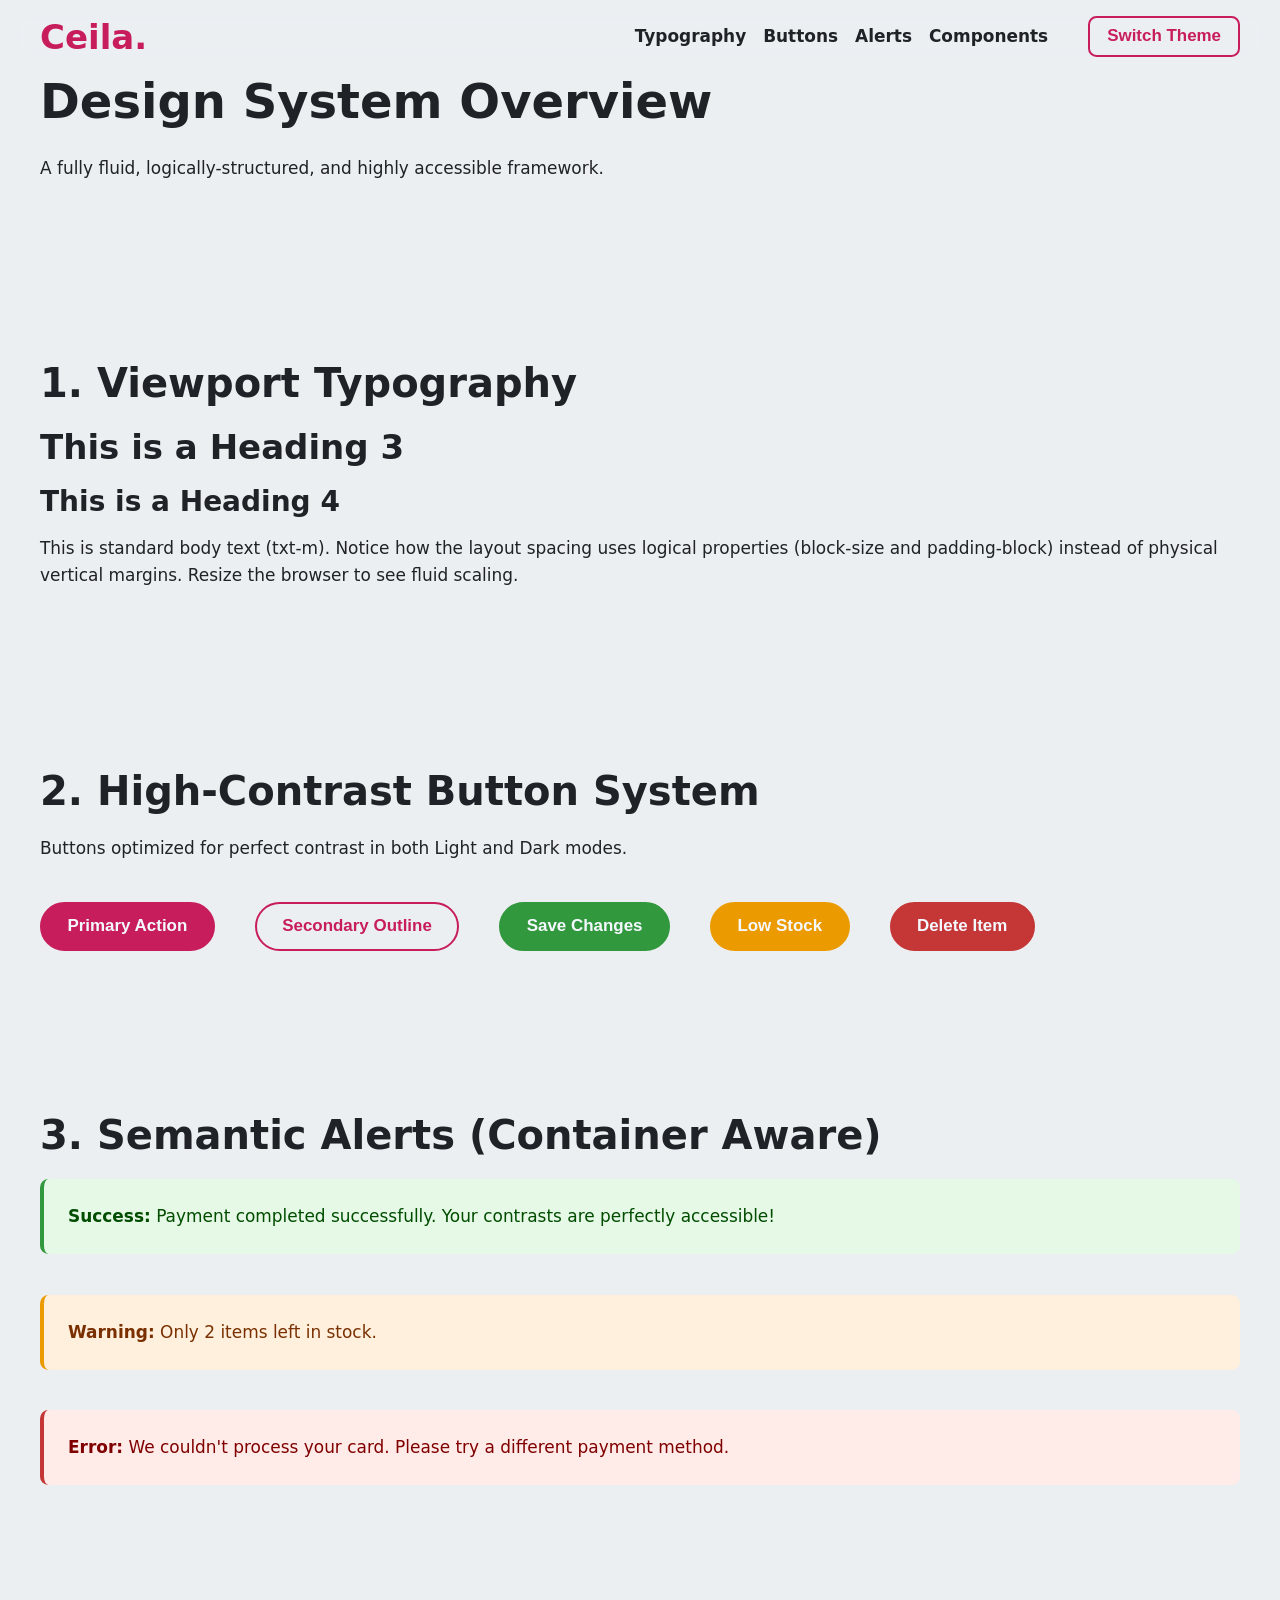
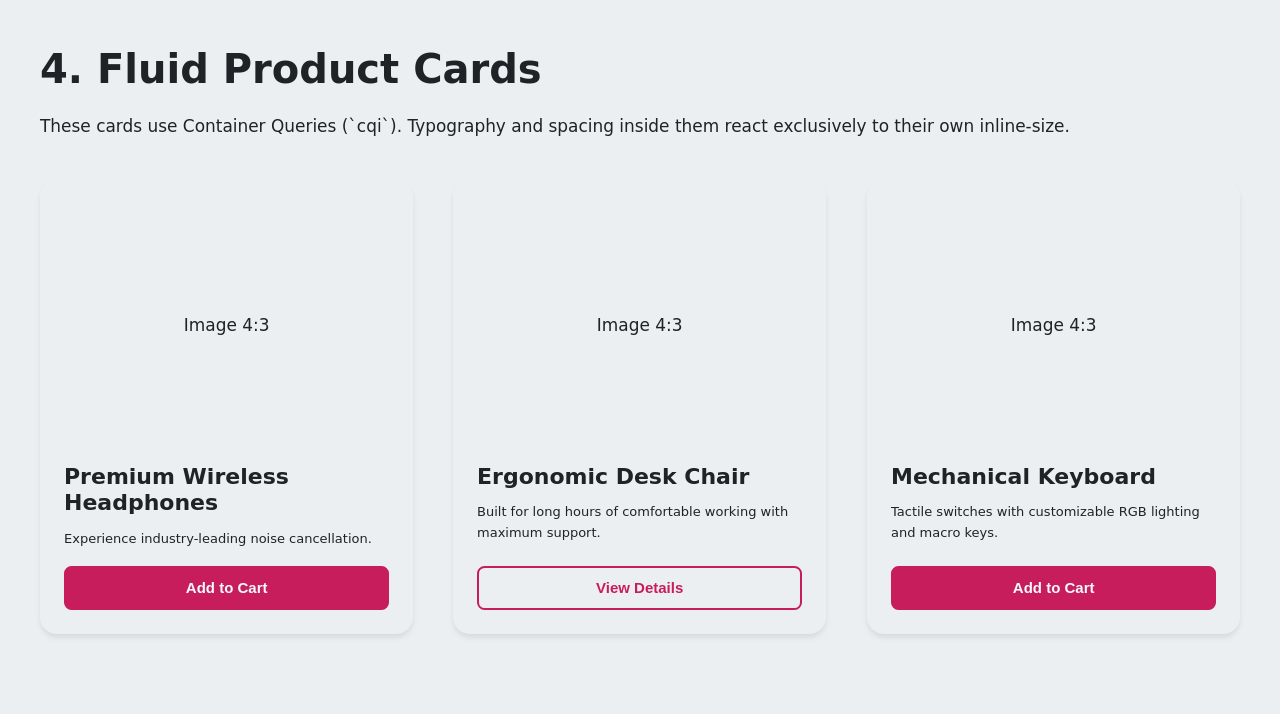
<file: ceila_design_system.html>
<!DOCTYPE html>
<html lang="en">
<head>
  <meta charset="UTF-8">
  <meta name="viewport" content="width=device-width, initial-scale=1.0">
  <title>Ceila Design System Styleguide</title>
  <style>
    /* ========================================================= */
    /* 1. Base Variables (Ceila Design System)
    /* ========================================================= */
    :root {
      color-scheme: light dark;

      /* --- Colors --- */
      --clr-txt: light-dark(oklch(0.25 0.01 260), oklch(0.95 0.005 260));
      --clr-txt--muted: light-dark(oklch(from var(--clr-txt) calc(l + 0.15) c h), oklch(from var(--clr-txt) calc(l - 0.1) c h));
      --clr-bg-base: light-dark(oklch(0.95 0.005 260), oklch(0.15 0.01 260));
      --clr-surface: oklch(from var(--clr-bg-base) calc(l + 0.05) c h);

      --clr-primary: oklch(54.485% 0.20346 6.754);
      --clr-primary-hover: oklch(from var(--clr-primary) calc(l + 0.1) c h);
      --clr-primary-text: oklch(98% 0.01 260);

      --clr-success: oklch(60% 0.16 145);
      --clr-warning: oklch(75% 0.17 75);
      --clr-error: oklch(55% 0.18 25);
      --clr-info: oklch(60% 0.16 260);

      --clr-success-bg: light-dark(oklch(from var(--clr-success) 0.96 0.03 h), oklch(from var(--clr-success) 0.20 0.04 h));
      --clr-warning-bg: light-dark(oklch(from var(--clr-warning) 0.96 0.03 h), oklch(from var(--clr-warning) 0.20 0.04 h));
      --clr-error-bg: light-dark(oklch(from var(--clr-error) 0.96 0.03 h), oklch(from var(--clr-error) 0.20 0.04 h));
      --clr-info-bg: light-dark(oklch(from var(--clr-info) 0.96 0.03 h), oklch(from var(--clr-info) 0.20 0.04 h));

      --clr-success-text: light-dark(oklch(from var(--clr-success) 0.35 c h), oklch(from var(--clr-success) 0.85 c h));
      --clr-warning-text: light-dark(oklch(from var(--clr-warning) 0.40 c h), oklch(from var(--clr-warning) 0.85 c h));
      --clr-error-text: light-dark(oklch(from var(--clr-error) 0.35 c h), oklch(from var(--clr-error) 0.85 c h));
      --clr-info-text: light-dark(oklch(from var(--clr-info) 0.35 c h), oklch(from var(--clr-info) 0.85 c h));

      /* --- Viewport Typography (vw) --- */
      --txt-xs: clamp(0.75rem, 0.24vw + 0.7rem, 0.875rem);
      --txt-s:  clamp(0.8125rem, 0.24vw + 0.76rem, 0.9375rem);
      --txt-m:  clamp(0.9375rem, 0.23vw + 0.88rem, 1.06rem);
      --txt-l:  clamp(1.0625rem, 0.36vw + 0.98rem, 1.25rem);
      --txt-xl: clamp(1.2rem, 0.57vw + 1.07rem, 1.5rem);
      --h6: clamp(1.0625rem, 0.36vw + 0.98rem, 1.25rem);
      --h5: clamp(1.2rem, 0.57vw + 1.07rem, 1.5rem);
      --h4: clamp(1.375rem, 0.71vw + 1.21rem, 1.75rem);
      --h3: clamp(1.5625rem, 1.07vw + 1.32rem, 2.125rem);
      --h2: clamp(1.75rem, 1.43vw + 1.43rem, 2.5rem);
      --h1: clamp(2rem, 1.9vw + 1.57rem, 3rem);

      /* --- Container Typography (cqi) --- */
      --co-txt-xs: clamp(0.75rem, 0.24cqi + 0.7rem, 0.875rem);
      --co-txt-s:  clamp(0.8125rem, 0.24cqi + 0.76rem, 0.9375rem);
      --co-txt-m:  clamp(0.9375rem, 0.23cqi + 0.88rem, 1.06rem);
      --co-txt-l:  clamp(1.0625rem, 0.36cqi + 0.98rem, 1.25rem);
      --co-txt-xl: clamp(1.2rem, 0.57cqi + 1.07rem, 1.5rem);
      --co-h6: clamp(1.0625rem, 0.36cqi + 0.98rem, 1.25rem);
      --co-h5: clamp(1.2rem, 0.57cqi + 1.07rem, 1.5rem);
      --co-h4: clamp(1.375rem, 0.71cqi + 1.21rem, 1.75rem);
      --co-h3: clamp(1.5625rem, 1.07cqi + 1.32rem, 2.125rem);
      --co-h2: clamp(1.75rem, 1.43cqi + 1.43rem, 2.5rem);
      --co-h1: clamp(2rem, 1.9cqi + 1.57rem, 3rem);

      /* --- Viewport Spacing (vw) --- */
      --padding-inline-xs: clamp(0.5rem, 0.95vw + 0.29rem, 1rem);
      --padding-inline-m: clamp(1rem, 1.9vw + 0.57rem, 2rem);
      --padding-block-s: clamp(2rem, 1.9vw + 1.57rem, 3rem);
      --padding-block-m: clamp(3rem, 3.81vw + 2.15rem, 5rem);
      --gap-m: clamp(1.5rem, 1.9vw + 1.07rem, 2.5rem);

      /* --- Container Spacing (cqi) --- */
      --co-padding-inline-m: clamp(1rem, 0.95cqi + 0.79rem, 1.5rem);
      --co-padding-block-m: clamp(1rem, 0.95cqi + 0.79rem, 1.5rem);
      --co-gap-s: clamp(0.5rem, 0.48cqi + 0.39rem, 0.75rem);
      --co-gap-m: clamp(0.75rem, 0.48cqi + 0.64rem, 1rem);
      --co-spacing-m: clamp(0.75rem, 0.95cqi + 0.54rem, 1.25rem);

      /* --- Radius System (em) --- */
      --radius-s: 0.25em;
      --radius-m: 0.5em;
      --radius-l: 1em;
      --radius-pill: 100em;
    }

    /* ========================================================= */
    /* 2. Global Resets & Layout
    /* ========================================================= */
    body {
      background-color: var(--clr-bg-base);
      color: var(--clr-txt);
      font-family: system-ui, -apple-system, sans-serif;
      font-size: var(--txt-m);
      margin-block: 0;
      margin-inline: 0;
      line-height: 1.6;
      /* Smooth scrolling for anchor links */
      scroll-behavior: smooth;
    }

    h1, h2, h3, h4 { margin-block-start: 0; margin-block-end: 0.5em; line-height: 1.2; }
    h1 { font-size: var(--h1); }
    h2 { font-size: var(--h2); }
    h3 { font-size: var(--h3); }
    h4 { font-size: var(--h4); }

    .container {
      max-inline-size: 75rem;
      margin-inline: auto;
      padding-inline: var(--padding-inline-m);
    }

    .section {
      padding-block: var(--padding-block-m);
      /* Offset for sticky header so anchor links don't hide under nav */
      scroll-margin-block-start: 5rem;
    }

    .grid-layout {
      display: grid;
      grid-template-columns: repeat(auto-fit, minmax(min(100%, 20rem), 1fr));
      gap: var(--gap-m);
    }

    .flex-group { display: flex; flex-wrap: wrap; gap: var(--gap-m); }
    .flex-column { display: flex; flex-direction: column; gap: var(--gap-m); }

    /* ========================================================= */
    /* 3. Navigation Component
    /* ========================================================= */
    .main-header {
      position: sticky;
      inset-block-start: 0;
      z-index: 1000;
      /* Glassmorphism effect using modern color-mix */
      background-color: color-mix(in oklch, var(--clr-bg-base) 85%, transparent);
      backdrop-filter: blur(12px);
      border-block-end: 1px solid var(--clr-surface);
      padding-block: var(--padding-inline-xs);
    }

    .nav-container {
      display: flex;
      align-items: center;
      justify-content: space-between;
      flex-wrap: wrap;
      gap: var(--gap-m);
    }

    .brand-logo {
      font-size: var(--h3);
      font-weight: 800;
      color: var(--clr-primary);
      text-decoration: none;
      line-height: 1;
    }

    .main-nav {
      /* Pushes nav to the right alongside theme toggle */
      margin-inline-start: auto;
    }

    .nav-list {
      display: flex;
      gap: 1em;
      list-style: none;
      padding-inline: 0;
      margin-block: 0;
    }

    .nav-link {
      color: var(--clr-txt--muted);
      text-decoration: none;
      font-weight: 600;
      transition: color 0.3s ease;
      font-size: var(--co-txt-m);
    }

    .nav-link:hover, .nav-link:focus-visible {
      color: var(--clr-primary);
    }

    @media (max-width: 600px) {
      .main-nav { display: none; }
    }

    /* ========================================================= */
    /* 4. Button Component System
    /* ========================================================= */
    .btn {
      --btn-bg: var(--clr-primary);
      --btn-bg-hover: var(--clr-primary-hover);
      --btn-text: var(--clr-primary-text);
      --btn-border: var(--btn-bg);
      --btn-padding-inline: 1.5em;
      --btn-padding-block: 0.75em;
      --btn-radius: var(--radius-pill);

      display: inline-flex;
      align-items: center;
      justify-content: center;
      gap: 0.5em;

      font-size: var(--co-txt-m);
      font-weight: 600;
      line-height: 1.2;
      text-decoration: none;

      padding-block: var(--btn-padding-block);
      padding-inline: var(--btn-padding-inline);
      border-radius: var(--btn-radius);
      background-color: var(--btn-bg);
      color: var(--btn-text);
      border: 2px solid var(--btn-border);
      cursor: pointer;
      transition: all 0.3s cubic-bezier(0.25, 1, 0.5, 1);
      user-select: none;
    }

    @media (hover: hover) {
      .btn:hover {
        background-color: var(--btn-bg-hover);
        border-color: var(--btn-bg-hover);
        transform: scale(1.03);
      }
    }
    .btn:active { transform: scale(0.95); }
    .btn:focus-visible { outline: 2px solid var(--btn-bg); outline-offset: 4px; }

    /* Modifiers */
    .btn-success {
      --btn-bg: var(--clr-success);
      --btn-bg-hover: oklch(from var(--clr-success) calc(l + 0.04) c h);
    }
    .btn-warning {
      --btn-bg: var(--clr-warning);
      --btn-bg-hover: oklch(from var(--clr-warning) calc(l + 0.04) c h);
    }
    .btn-error {
      --btn-bg: var(--clr-error);
      --btn-bg-hover: oklch(from var(--clr-error) calc(l + 0.04) c h);
    }

    .btn-outline {
      /* Reduced the lightness bump to +0.12 to prevent it from looking pink */
      --outline-color: light-dark(var(--btn-bg), oklch(from var(--btn-bg) calc(l + 0.12) c h));
      --btn-text: var(--outline-color);
      --btn-border: var(--outline-color);
      --btn-bg-hover: var(--btn-bg);
      --btn-text-hover: var(--clr-primary-text);
      background-color: transparent;
    }

    @media (hover: hover) {
      .btn.btn-outline:hover {
        background-color: var(--btn-bg-hover);
        color: var(--btn-text-hover);
      }
    }

    .btn-sm {
      --btn-padding-inline: 1em;
      --btn-padding-block: 0.5em;
      --btn-radius: var(--radius-m);
    }

    /* ========================================================= */
    /* 5. Container Components (Alerts & Product Cards)
    /* ========================================================= */
    .alert {
      container-type: inline-size;
      padding-block: var(--co-padding-block-m);
      padding-inline: var(--co-padding-inline-m);
      border-radius: var(--radius-m);
      font-size: var(--co-txt-m);
      border-inline-start: 4px solid var(--alert-border-color);
    }
    .alert-success { --alert-border-color: var(--clr-success); background-color: var(--clr-success-bg); color: var(--clr-success-text); }
    .alert-warning { --alert-border-color: var(--clr-warning); background-color: var(--clr-warning-bg); color: var(--clr-warning-text); }
    .alert-error { --alert-border-color: var(--clr-error); background-color: var(--clr-error-bg); color: var(--clr-error-text); }

    .product-card {
      container-type: inline-size;
      background-color: var(--clr-surface);
      padding-block: var(--co-padding-block-m);
      padding-inline: var(--co-padding-inline-m);
      border-radius: var(--radius-l);
      display: flex;
      flex-direction: column;
      gap: var(--co-gap-m);
      box-shadow: 0 4px 6px -1px rgb(0 0 0 / 0.1);
    }

    .product-image-placeholder {
      background-color: var(--clr-bg-base);
      inline-size: 100%;
      aspect-ratio: 4 / 3;
      border-radius: var(--radius-m);
      display: flex;
      align-items: center;
      justify-content: center;
      color: var(--clr-txt--muted);
    }

    .product-card h4 { font-size: var(--co-h4); margin-block-end: var(--co-spacing-m); }
    .product-card p { font-size: var(--co-txt-s); color: var(--clr-txt--muted); margin-block: 0; }
    .product-image-placeholder { background-color: var(--clr-bg-base); inline-size: 100%; aspect-ratio: 4 / 3; border-radius: var(--radius-m); }

    .push-to-end { margin-block-start: auto; }
    .custom-radius-m { --btn-radius: var(--radius-m); }
  </style>
</head>
<body>

  <!-- Sticky Navigation Bar -->
  <header class="main-header">
    <div class="container nav-container">
      <a href="#" class="brand-logo" aria-label="Ceila Home">Ceila.</a>

      <nav class="main-nav" aria-label="Main Navigation">
        <ul class="nav-list">
          <li><a href="#typography" class="nav-link">Typography</a></li>
          <li><a href="#buttons" class="nav-link">Buttons</a></li>
          <li><a href="#alerts" class="nav-link">Alerts</a></li>
          <li><a href="#cards" class="nav-link">Components</a></li>
        </ul>
      </nav>

      <button id="themeToggle" class="btn btn-outline btn-sm" aria-label="Toggle dark mode">
        Switch Theme
      </button>
    </div>
  </header>

  <!-- Main Content Area -->
  <main class="container">

    <!-- Header Hero Area -->
    <header class="section" style="padding-block-start: var(--padding-block-l);">
      <h1>Design System Overview</h1>
      <p>A fully fluid, logically-structured, and highly accessible framework.</p>
    </header>

    <!-- Typography Section -->
    <section class="section" id="typography" aria-labelledby="typography-heading">
      <h2 id="typography-heading">1. Viewport Typography</h2>
      <h3>This is a Heading 3</h3>
      <h4>This is a Heading 4</h4>
      <p>This is standard body text (txt-m). Notice how the layout spacing uses logical properties (block-size and padding-block) instead of physical vertical margins. Resize the browser to see fluid scaling.</p>
    </section>

    <!-- Buttons Section -->
    <section class="section" id="buttons" aria-labelledby="buttons-heading">
      <h2 id="buttons-heading">2. High-Contrast Button System</h2>
      <p style="margin-block-end: var(--gap-m);">Buttons optimized for perfect contrast in both Light and Dark modes.</p>

      <div class="flex-group">
        <button class="btn">Primary Action</button>
        <button class="btn btn-outline">Secondary Outline</button>
        <button class="btn btn-success">Save Changes</button>
        <button class="btn btn-warning">Low Stock</button>
        <button class="btn btn-error">Delete Item</button>
      </div>
    </section>

    <!-- Alerts Section -->
    <section class="section" id="alerts" aria-labelledby="alerts-heading">
      <h2 id="alerts-heading">3. Semantic Alerts (Container Aware)</h2>
      <div class="flex-column">
        <div class="alert alert-success" role="alert">
          <strong>Success:</strong> Payment completed successfully. Your contrasts are perfectly accessible!
        </div>
        <div class="alert alert-warning" role="alert">
          <strong>Warning:</strong> Only 2 items left in stock.
        </div>
        <div class="alert alert-error" role="alert">
          <strong>Error:</strong> We couldn't process your card. Please try a different payment method.
        </div>
      </div>
    </section>

    <!-- Product Cards Section -->
    <section class="section" id="cards" aria-labelledby="cards-heading">
      <h2 id="cards-heading">4. Fluid Product Cards</h2>
      <p style="margin-block-end: var(--gap-m);">
        These cards use Container Queries (`cqi`). Typography and spacing inside them react exclusively to their own inline-size.
      </p>

      <div class="grid-layout">
        <!-- Card 1 -->
        <article class="product-card" aria-labelledby="product-1">
          <div class="product-image-placeholder" aria-hidden="true">Image 4:3</div>
          <div>
            <h4 id="product-1">Premium Wireless Headphones</h4>
            <p>Experience industry-leading noise cancellation.</p>
          </div>
          <button class="btn custom-radius-m push-to-end" aria-label="Add Premium Wireless Headphones to Cart">Add to Cart</button>
        </article>

        <!-- Card 2 -->
        <article class="product-card" aria-labelledby="product-2">
          <div class="product-image-placeholder" aria-hidden="true">Image 4:3</div>
          <div>
            <h4 id="product-2">Ergonomic Desk Chair</h4>
            <p>Built for long hours of comfortable working with maximum support.</p>
          </div>
          <button class="btn btn-outline custom-radius-m push-to-end" aria-label="View Details for Ergonomic Desk Chair">View Details</button>
        </article>

        <!-- Card 3 -->
        <article class="product-card" aria-labelledby="product-3">
          <div class="product-image-placeholder" aria-hidden="true">Image 4:3</div>
          <div>
            <h4 id="product-3">Mechanical Keyboard</h4>
            <p>Tactile switches with customizable RGB lighting and macro keys.</p>
          </div>
          <button class="btn custom-radius-m push-to-end" aria-label="Add Mechanical Keyboard to Cart">Add to Cart</button>
        </article>
      </div>
    </section>

  </main>

  <script>
    // Theme Toggle Logic
    const themeToggleBtn = document.getElementById('themeToggle');

    // Determine the user's system preference for the initial state
    const prefersDark = window.matchMedia('(prefers-color-scheme: dark)').matches;
    let currentTheme = prefersDark ? 'dark' : 'light';

    // Set initial state
    document.documentElement.style.colorScheme = currentTheme;

    // Toggle event listener
    themeToggleBtn.addEventListener('click', () => {
      currentTheme = currentTheme === 'dark' ? 'light' : 'dark';
      document.documentElement.style.colorScheme = currentTheme;
    });
  </script>
</body>
</html>
</file>
